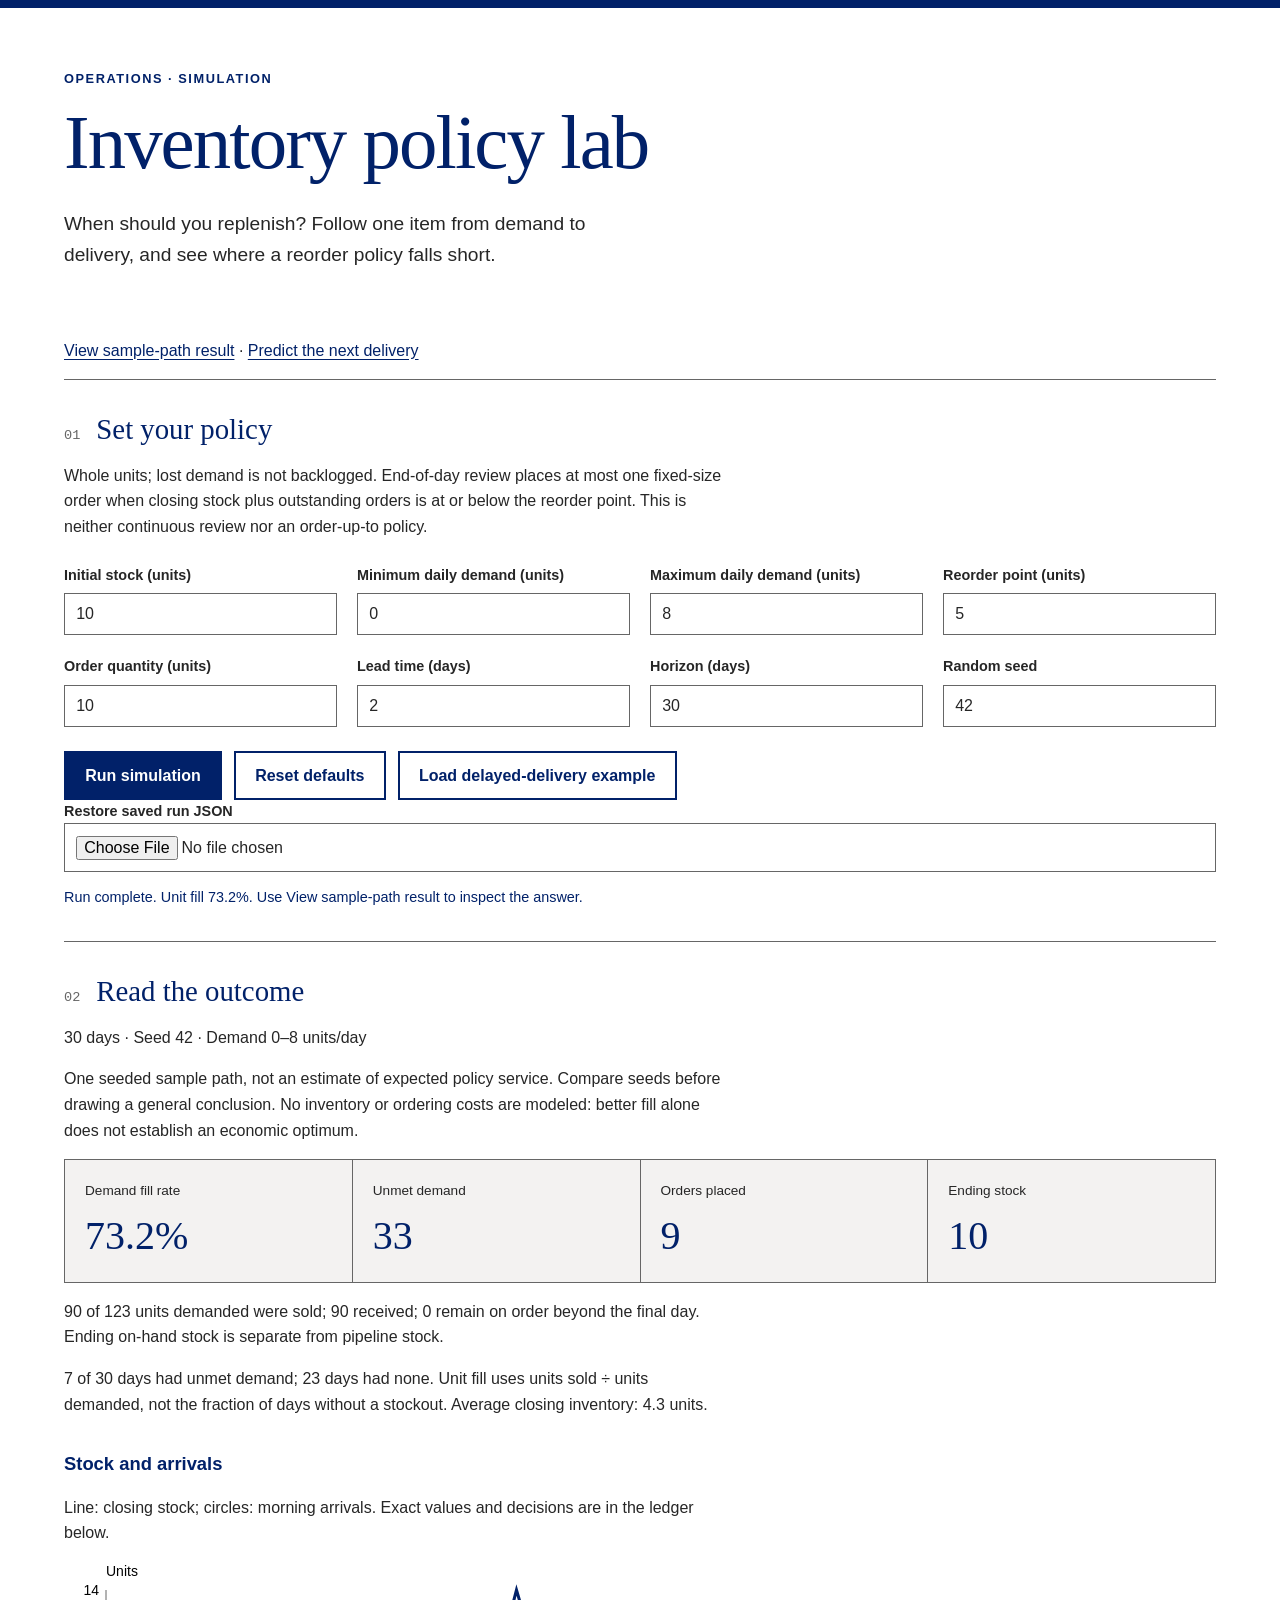
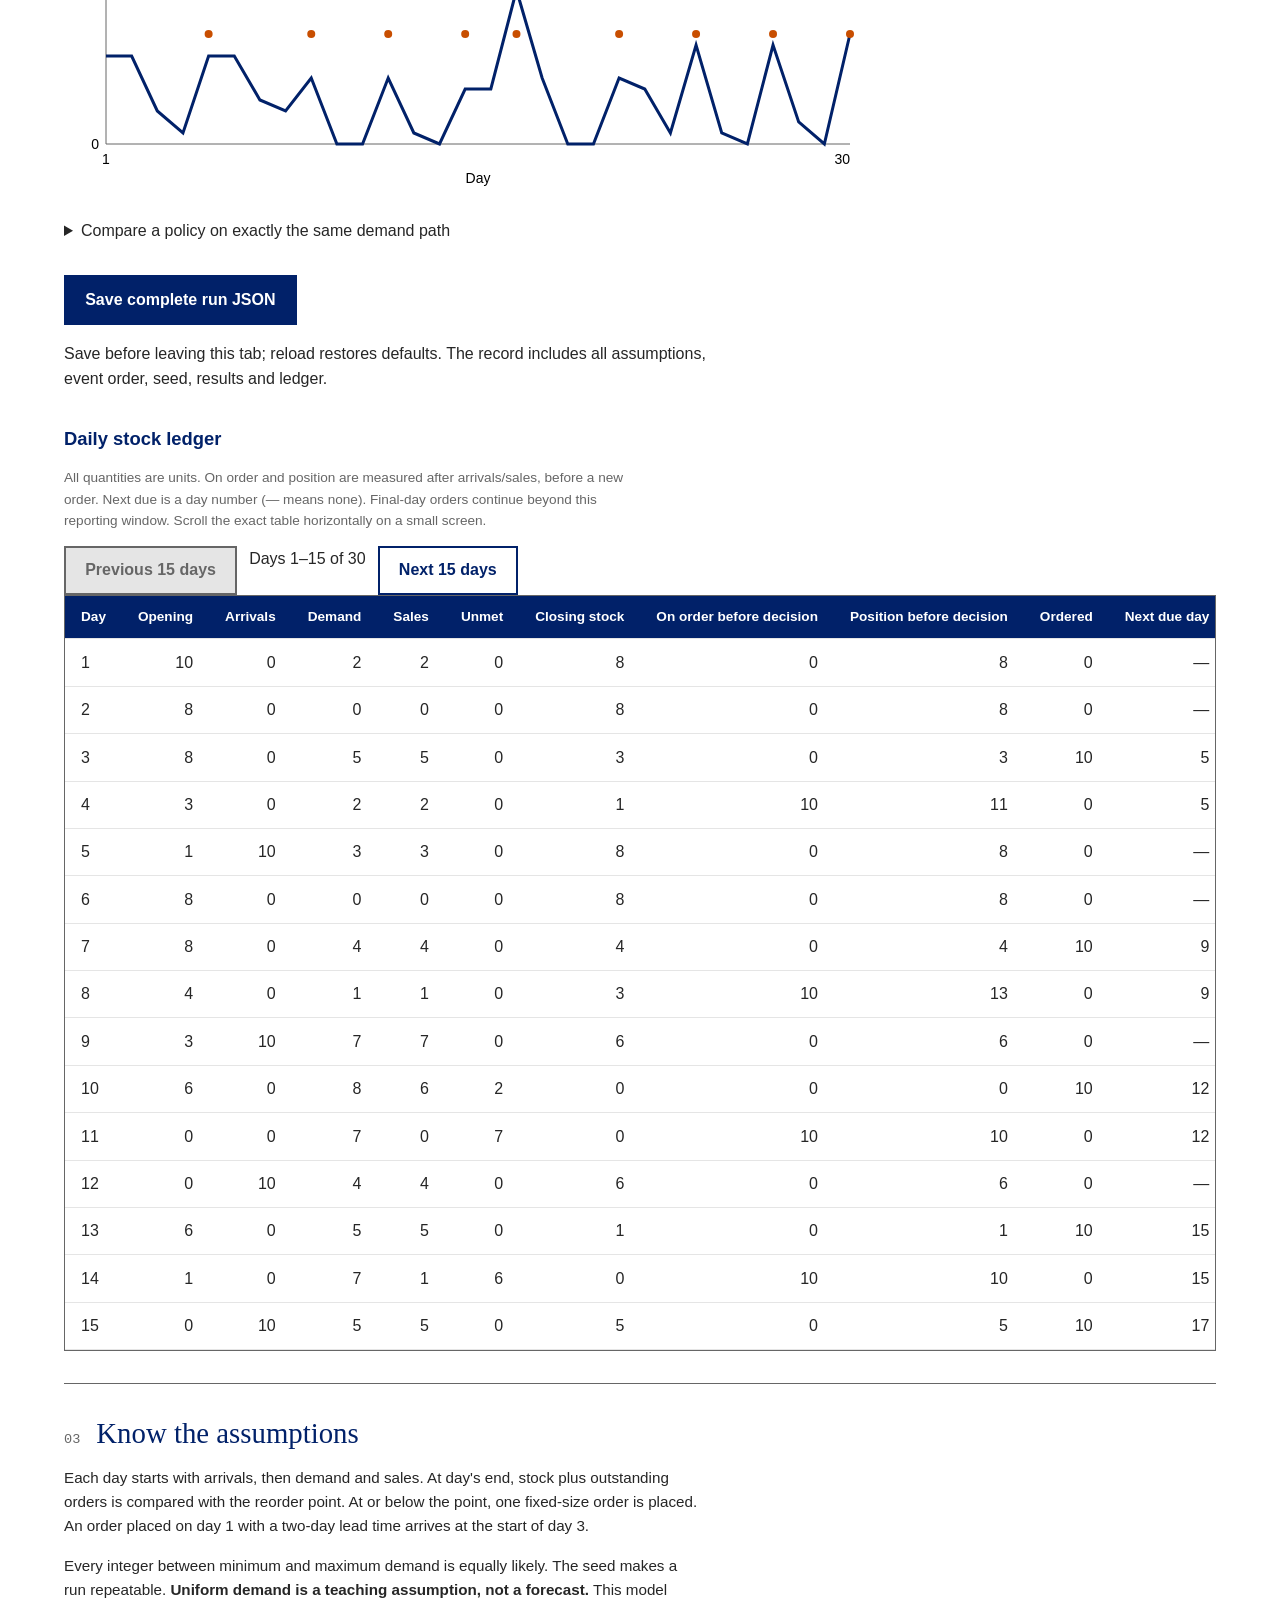
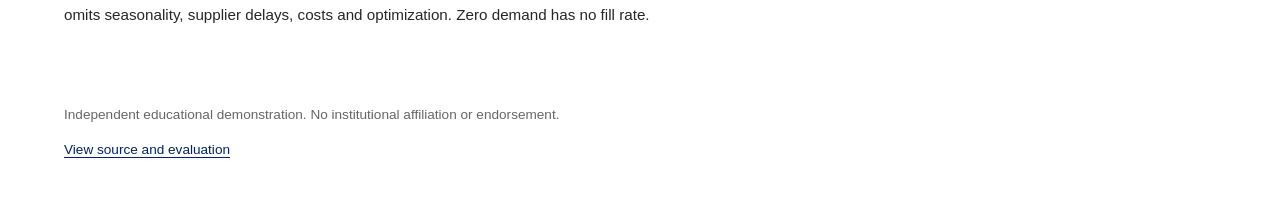
<file: app/index.html>
<!doctype html>
<html lang="en">
<head>
  <meta charset="utf-8">
  <meta name="viewport" content="width=device-width, initial-scale=1">
  <meta name="description" content="Explore a synthetic single-item reorder policy with repeatable daily demand.">
  <title>Inventory policy lab</title>
  <link rel="stylesheet" href="./style.css?v=5">
  <script type="module" src="./app.js?v=5"></script>
</head>
<body>
  <header>
    <p class="eyebrow">OPERATIONS · SIMULATION</p>
    <h1>Inventory policy lab</h1>
    <p class="intro">When should you replenish? Follow one item from demand to delivery, and see where a reorder policy falls short.</p>
  </header>
  <main>
    <p><a href="#results-heading">View sample-path result</a> · <a href="./learn.html">Predict the next delivery</a></p>
    <section aria-labelledby="inputs-heading" class="inputs">
      <div class="section-title"><span class="step">01</span><h2 id="inputs-heading">Set your policy</h2></div>
      <p>Whole units; lost demand is not backlogged. End-of-day review places at most one fixed-size order when closing stock plus outstanding orders is at or below the reorder point. This is neither continuous review nor an order-up-to policy.</p>
      <form id="simulation" novalidate>
        <div id="fields" class="fields"></div>
        <div class="actions"><button type="submit">Run simulation</button><button type="button" id="reset-defaults" class="secondary">Reset defaults</button><button type="button" id="delayed-example" class="secondary">Load delayed-delivery example</button></div>
      </form>
      <label>Restore saved run JSON <input id="restore-run" type="file" accept=".json,application/json"></label><p id="status" role="status">Loading the simulation module…</p>
    </section>
    <section aria-labelledby="results-heading" id="results" hidden>
      <div class="section-title"><span class="step">02</span><h2 id="results-heading" tabindex="-1">Read the outcome</h2></div>
      <p id="run-label"></p><p>One seeded sample path, not an estimate of expected policy service. Compare seeds before drawing a general conclusion. No inventory or ordering costs are modeled: better fill alone does not establish an economic optimum.</p>
      <dl class="metrics">
        <div><dt>Demand fill rate</dt><dd id="fill"></dd></div>
        <div><dt>Unmet demand</dt><dd id="unmet"></dd></div>
        <div><dt>Orders placed</dt><dd id="orders"></dd></div>
        <div><dt>Ending stock</dt><dd id="stock"></dd></div>
      </dl>
      <p id="summary"></p><p id="service-note"></p>
      <h3>Stock and arrivals</h3><p>Line: closing stock; circles: morning arrivals. Exact values and decisions are in the ledger below.</p><div id="timeline"></div>
      <details><summary>Compare a policy on exactly the same demand path</summary><p>Only reorder point and order quantity change. The horizon, demand inputs and seed stay fixed. This isolates service and inventory consequences; neither policy is declared economically best.</p><label>Comparison reorder point<input id="compare-reorder" type="number" min="0" max="10000" value="8"></label><label>Comparison order quantity<input id="compare-quantity" type="number" min="1" max="10000" value="10"></label><button id="compare" type="button">Compare policies</button><p id="compare-status" role="status"></p><div id="comparison" class="table-scroll" tabindex="0"></div></details>
      <p><button id="save-run" type="button">Save complete run JSON</button></p><p>Save before leaving this tab; reload restores defaults. The record includes all assumptions, event order, seed, results and ledger.</p>
      <h3>Daily stock ledger</h3>
      <p class="table-help" id="ledger-help">All quantities are units. On order and position are measured after arrivals/sales, before a new order. Next due is a day number (— means none). Final-day orders continue beyond this reporting window. Scroll the exact table horizontally on a small screen.</p><div class="actions"><button id="previous" type="button" class="secondary">Previous 15 days</button><span id="page-status" role="status"></span><button id="next" type="button" class="secondary">Next 15 days</button></div>
      <div class="table-scroll" role="region" aria-label="Daily stock ledger" aria-describedby="ledger-help" tabindex="0">
        <table><thead><tr><th scope="col">Day</th><th scope="col">Opening</th><th scope="col">Arrivals</th><th scope="col">Demand</th><th scope="col">Sales</th><th scope="col">Unmet</th><th scope="col">Closing stock</th><th scope="col">On order before decision</th><th scope="col">Position before decision</th><th scope="col">Ordered</th><th scope="col">Next due day</th><th scope="col">Decision</th></tr></thead><tbody id="ledger"></tbody></table>
      </div>
    </section>
    <aside aria-labelledby="model-heading">
      <div class="section-title"><span class="step">03</span><h2 id="model-heading">Know the assumptions</h2></div>
      <p>Each day starts with arrivals, then demand and sales. At day's end, stock plus outstanding orders is compared with the reorder point. At or below the point, one fixed-size order is placed. An order placed on day 1 with a two-day lead time arrives at the start of day 3.</p>
      <p>Every integer between minimum and maximum demand is equally likely. The seed makes a run repeatable. <strong>Uniform demand is a teaching assumption, not a forecast.</strong> This model omits seasonality, supplier delays, costs and optimization. Zero demand has no fill rate.</p>
    </aside>
  </main>
  <footer><p>Independent educational demonstration. No institutional affiliation or endorsement.</p><a href="https://github.com/jordanmeyer/bab-trial-inventory-2026-10-08">View source and evaluation</a></footer>
</body>
</html>
</file>
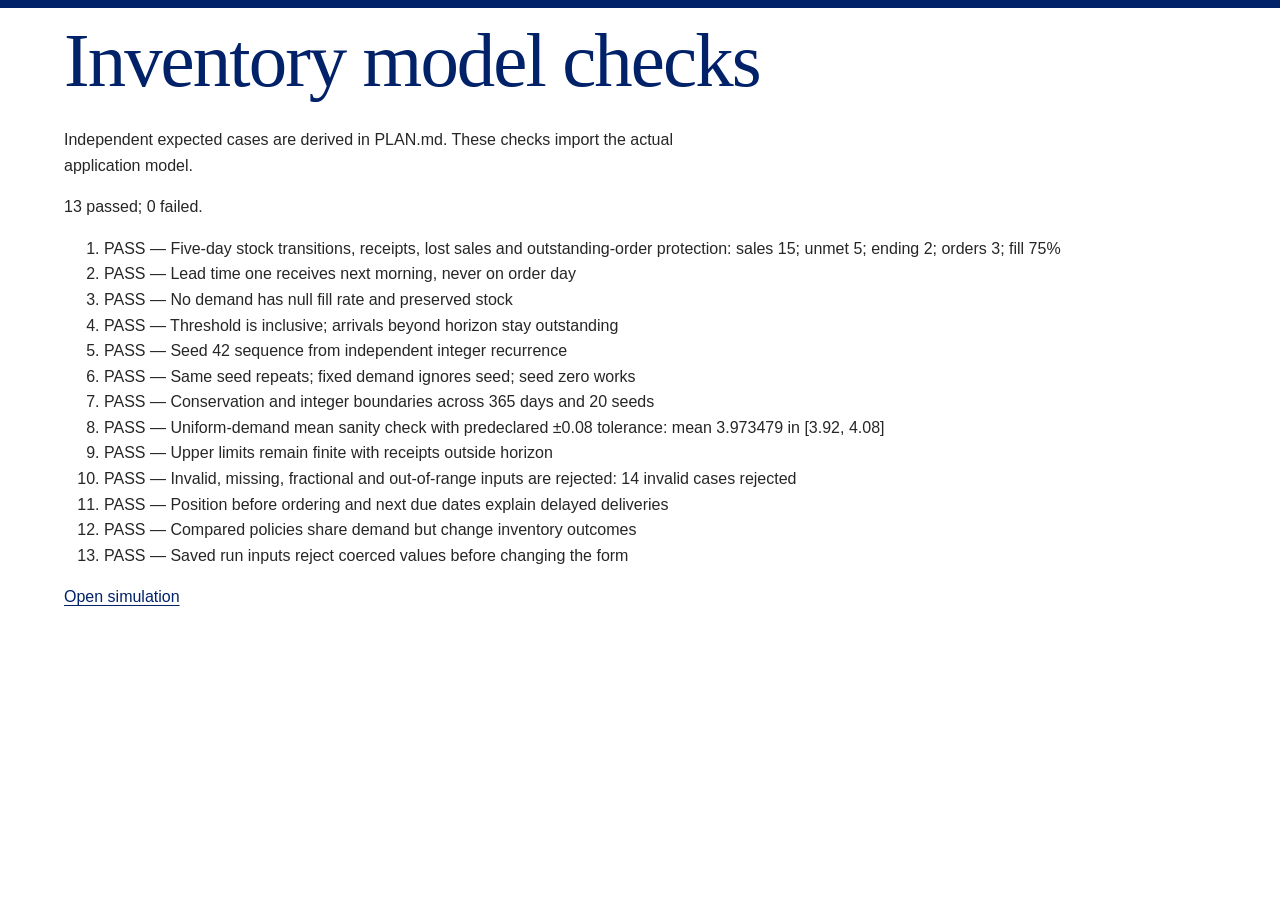
<file: tests/index.html>
<!doctype html>
<html lang="en">
<head><meta charset="utf-8"><meta name="viewport" content="width=device-width, initial-scale=1"><title>Inventory model checks</title><link rel="stylesheet" href="../app/style.css"></head>
<body><main><h1>Inventory model checks</h1><p>Independent expected cases are derived in PLAN.md. These checks import the actual application model.</p><p id="summary" role="status">Loading tests… If this remains visible, the tests have not passed.</p><ol id="checks"></ol><p><a href="../app/">Open simulation</a></p></main><script type="module">import('./tests.js').catch(error => { document.querySelector('#summary').textContent = `ERROR: ${error.message}`; });</script></body>
</html>
</file>
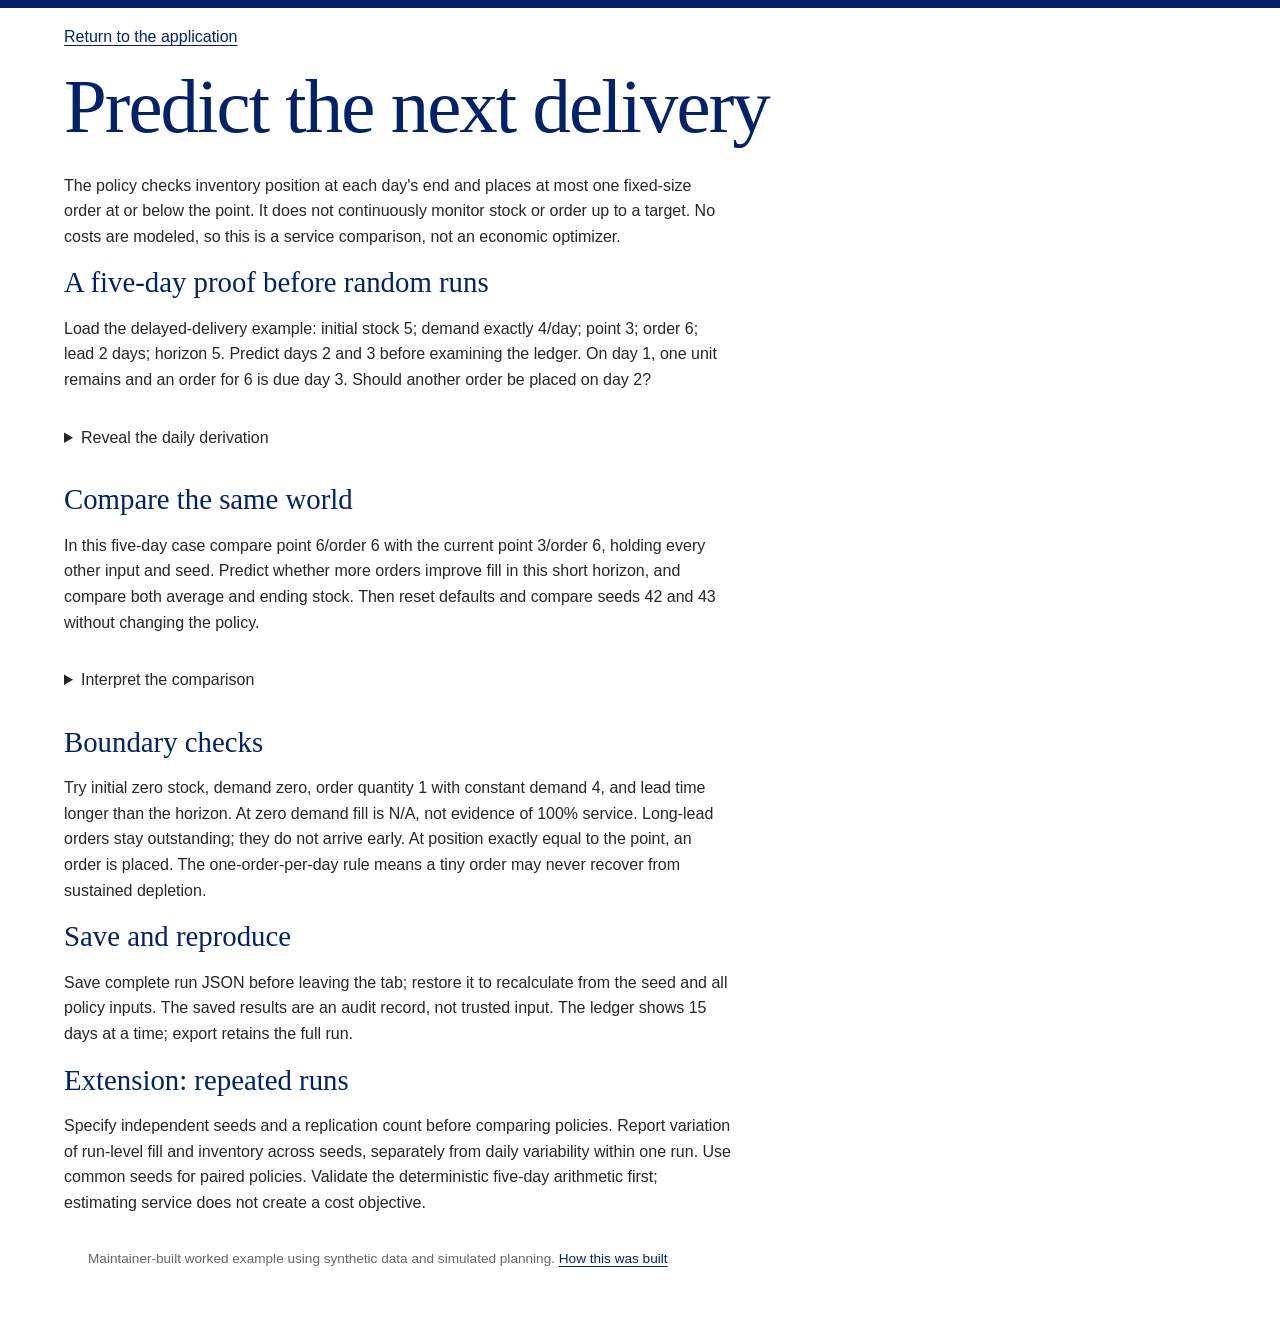
<file: app/learn.html>
<!doctype html><html lang="en"><head><meta charset="utf-8"><meta name="viewport" content="width=device-width,initial-scale=1"><title>Inventory worked lesson</title><link rel="stylesheet" href="./style.css?v=5"></head><body><main><p><a href="./">Return to the application</a></p><h1>Predict the next delivery</h1><p>The policy checks inventory position at each day's end and places at most one fixed-size order at or below the point. It does not continuously monitor stock or order up to a target. No costs are modeled, so this is a service comparison, not an economic optimizer.</p>
<h2>A five-day proof before random runs</h2><p>Load the delayed-delivery example: initial stock 5; demand exactly 4/day; point 3; order 6; lead 2 days; horizon 5. Predict days 2 and 3 before examining the ledger. On day 1, one unit remains and an order for 6 is due day 3. Should another order be placed on day 2?</p><details><summary>Reveal the daily derivation</summary><div class="table-scroll"><table><thead><tr><th>Day</th><th>Opening</th><th>Arrivals</th><th>Demand</th><th>Sales</th><th>Closing</th><th>On order before decision</th><th>Position</th><th>New order</th><th>Next due</th></tr></thead><tbody><tr><td>1</td><td>5</td><td>0</td><td>4</td><td>4</td><td>1</td><td>0</td><td>1</td><td>6</td><td>3</td></tr><tr><td>2</td><td>1</td><td>0</td><td>4</td><td>1</td><td>0</td><td>6</td><td>6</td><td>0</td><td>3</td></tr><tr><td>3</td><td>0</td><td>6</td><td>4</td><td>4</td><td>2</td><td>0</td><td>2</td><td>6</td><td>5</td></tr><tr><td>4</td><td>2</td><td>0</td><td>4</td><td>2</td><td>0</td><td>6</td><td>6</td><td>0</td><td>5</td></tr><tr><td>5</td><td>0</td><td>6</td><td>4</td><td>4</td><td>2</td><td>0</td><td>2</td><td>6</td><td>7</td></tr></tbody></table></div><p>Day 2 position is 0 + 6 = 6, above point 3, so no duplicate order is placed despite a stockout. Day 3 receives 6, sells 4, and position 2 triggers an order due day 5. Total sales 15/20 demand gives 75% unit fill; only 3/5 days avoid a stockout (60%). Final-day order 6 is due day 7, beyond this report. It is pipeline stock, not ending on-hand stock of 2.</p></details>
<h2>Compare the same world</h2><p>In this five-day case compare point 6/order 6 with the current point 3/order 6, holding every other input and seed. Predict whether more orders improve fill in this short horizon, and compare both average and ending stock. Then reset defaults and compare seeds 42 and 43 without changing the policy.</p><details><summary>Interpret the comparison</summary><p>Point 6 places another order on day 2: arrivals on days 3 and 4. Sales become 17/20 (85%); average closing stock becomes (1+0+2+4+0)/5 = 1.4 instead of 1.0. Ending stock is 0 rather than 2, while pipeline stock rises to 12 rather than 6: new orders on days 4 and 5 arrive beyond the horizon. That tradeoff has no modeled holding-cost penalty. Changing the seed generates a different sample path; one run's fill is not the expected service level.</p></details>
<h2>Boundary checks</h2><p>Try initial zero stock, demand zero, order quantity 1 with constant demand 4, and lead time longer than the horizon. At zero demand fill is N/A, not evidence of 100% service. Long-lead orders stay outstanding; they do not arrive early. At position exactly equal to the point, an order is placed. The one-order-per-day rule means a tiny order may never recover from sustained depletion.</p><h2>Save and reproduce</h2><p>Save complete run JSON before leaving the tab; restore it to recalculate from the seed and all policy inputs. The saved results are an audit record, not trusted input. The ledger shows 15 days at a time; export retains the full run.</p><h2>Extension: repeated runs</h2><p>Specify independent seeds and a replication count before comparing policies. Report variation of run-level fill and inventory across seeds, separately from daily variability within one run. Use common seeds for paired policies. Validate the deterministic five-day arithmetic first; estimating service does not create a cost objective.</p><footer>Maintainer-built worked example using synthetic data and simulated planning. <a href="https://github.com/jordanmeyer/bab-trial-inventory-2026-10-08/blob/main/BUILD-STORY.md">How this was built</a></footer></main></body></html>
</file>
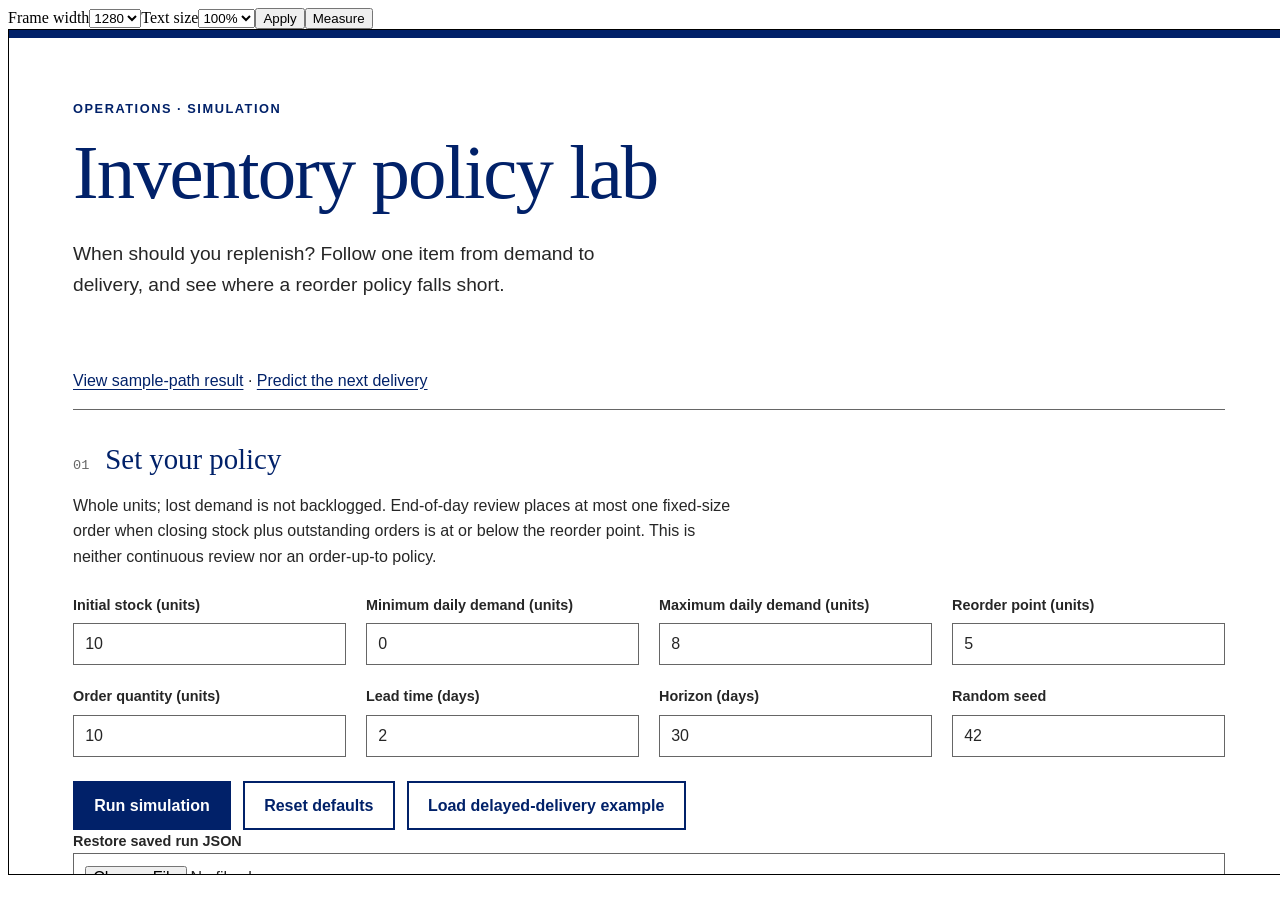
<file: tests/layout.html>
<!doctype html><meta charset="utf-8"><title>Original app layout review</title><label>Frame width<select id="width"><option>1280</option><option>390</option><option>320</option></select></label><label>Text size<select id="text"><option value="100">100%</option><option value="200">200%</option></select></label><button id="apply">Apply</button><button id="measure">Measure</button><iframe title="Application" src="../app/" style="display:block;width:1280px;height:844px;border:1px solid"></iframe><pre id="report"></pre><script>
const frame=document.querySelector('iframe');document.querySelector('#apply').onclick=()=>{const width=Number(document.querySelector('#width').value);frame.style.width=width+'px';const factor=Number(document.querySelector('#text').value)/100;for(const el of frame.contentDocument.querySelectorAll('*')){el.dataset.originalFont ||= frame.contentWindow.getComputedStyle(el).fontSize;}for(const el of frame.contentDocument.querySelectorAll('*'))el.style.fontSize=(parseFloat(el.dataset.originalFont)*factor)+'px';};document.querySelector('#measure').onclick=()=>{const d=frame.contentDocument;document.querySelector('#report').textContent=JSON.stringify({width:d.documentElement.clientWidth,scroll:d.documentElement.scrollWidth,labels:[...d.querySelectorAll('h1,h2')].map(e=>e.textContent),visibleRows:d.querySelectorAll('#rows tr,#ledger tr').length,focused:d.activeElement.outerHTML.slice(0,250)},null,2);};</script>
</file>
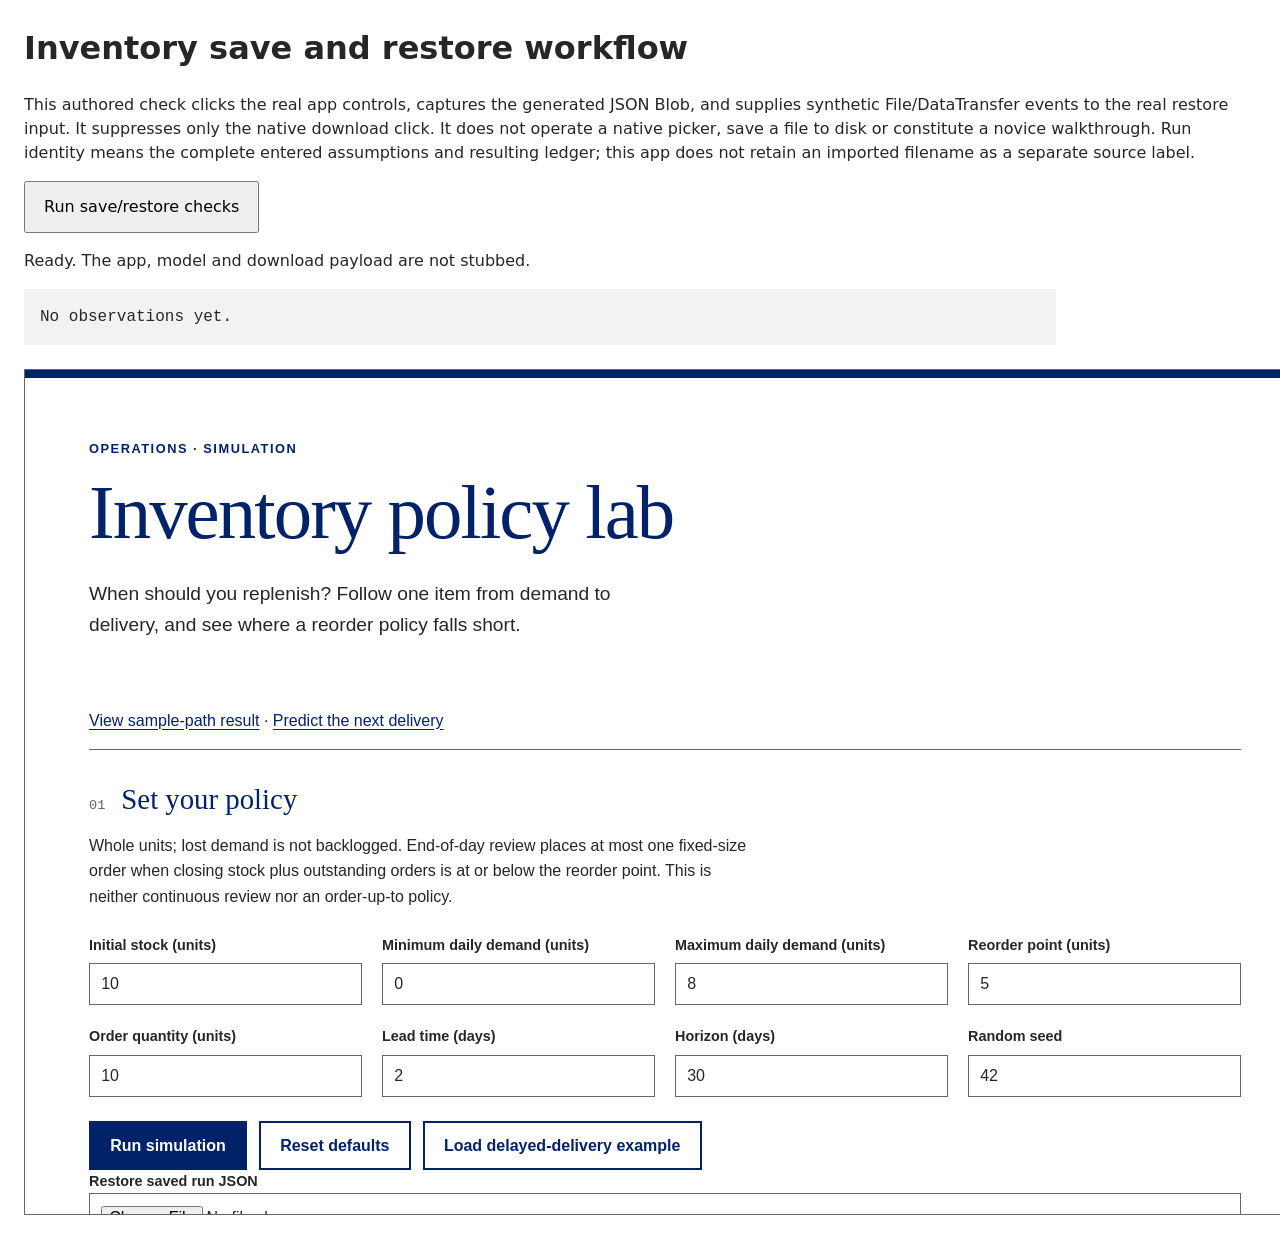
<file: tests/save-restore-workflow.html>
<!doctype html>
<html lang="en"><head><meta charset="utf-8"><meta name="viewport" content="width=device-width,initial-scale=1"><title>Inventory save and restore workflow</title><style>body{font:16px/1.5 system-ui,sans-serif;margin:24px;color:#262626}button{font:inherit;padding:12px 18px}pre{white-space:pre-wrap;overflow-wrap:anywhere;background:#f3f2f1;padding:16px;max-width:1000px}iframe{display:block;width:1280px;height:844px;border:1px solid #666;margin-top:24px}</style></head>
<body><h1>Inventory save and restore workflow</h1><p>This authored check clicks the real app controls, captures the generated JSON Blob, and supplies synthetic File/DataTransfer events to the real restore input. It suppresses only the native download click. It does not operate a native picker, save a file to disk or constitute a novice walkthrough. Run identity means the complete entered assumptions and resulting ledger; this app does not retain an imported filename as a separate source label.</p><button id="run" disabled>Run save/restore checks</button><p id="status" role="status">Loading the app…</p><pre id="report">No observations yet.</pre><iframe title="Inventory application under test" src="../app/"></iframe>
<script>
const frame=document.querySelector('iframe'), run=document.querySelector('#run'), status=document.querySelector('#status'), report=document.querySelector('#report');
const fields=['initial','minimum','maximum','reorder','quantity','lead','days','seed'];
const expectedInputs={initial:5,minimum:4,maximum:4,reorder:3,quantity:6,lead:2,days:5,seed:42};
const expectedRows=[
 {day:1,opening:5,arrivals:0,demand:4,sales:4,unmet:0,closing:1,onOrder:0,position:1,ordered:6,nextDue:3},
 {day:2,opening:1,arrivals:0,demand:4,sales:1,unmet:3,closing:0,onOrder:6,position:6,ordered:0,nextDue:3},
 {day:3,opening:0,arrivals:6,demand:4,sales:4,unmet:0,closing:2,onOrder:0,position:2,ordered:6,nextDue:5},
 {day:4,opening:2,arrivals:0,demand:4,sales:2,unmet:2,closing:0,onOrder:6,position:6,ordered:0,nextDue:5},
 {day:5,opening:0,arrivals:6,demand:4,sales:4,unmet:0,closing:2,onOrder:0,position:2,ordered:6,nextDue:7}
];
const assert=(condition,message)=>{if(!condition)throw Error(message);};
const equal=(actual,expected,message)=>assert(JSON.stringify(actual)===JSON.stringify(expected),message);
function waitFor(d,condition){return new Promise((resolve,reject)=>{const check=()=>{if(!condition())return;observer.disconnect();clearTimeout(timer);resolve();};const observer=new MutationObserver(check),timer=setTimeout(()=>{observer.disconnect();reject(Error('Expected restore state did not arrive within 20 seconds.'));},20000);observer.observe(d.body,{subtree:true,childList:true,characterData:true,attributes:true});check();});}
frame.addEventListener('load',()=>{run.disabled=false;status.textContent='Ready. The app, model and download payload are not stubbed.';});
run.onclick=async()=>{
 run.disabled=true;status.textContent='Running actual-app save/restore checks…';const records=[],d=frame.contentDocument,w=frame.contentWindow,$=id=>d.getElementById(id);
 const createURL=w.URL.createObjectURL,anchorClick=w.HTMLAnchorElement.prototype.click,blobs=new Map(),downloads=[];
 w.URL.createObjectURL=function(blob){const url=createURL.call(this,blob);blobs.set(url,blob);return url;};
 w.HTMLAnchorElement.prototype.click=function(...args){if(this.download&&blobs.has(this.href)){downloads.push({filename:this.download,blob:blobs.get(this.href)});return;}return anchorClick.apply(this,args);};
 const snapshot=()=>({inputs:Object.fromEntries(fields.map(name=>[name,$(name).value])),resultsHidden:$('results').hidden,runLabel:$('run-label').textContent,fill:$('fill').textContent,unmet:$('unmet').textContent,orders:$('orders').textContent,stock:$('stock').textContent,summary:$('summary').textContent,service:$('service-note').textContent,page:$('page-status').textContent,ledger:[...d.querySelectorAll('#ledger tr')].map(tr=>[...tr.cells].map(td=>td.textContent))});
 function record(name,observation){records.push({name,passed:true,...observation});report.textContent=JSON.stringify({observations:records},null,2);}
 async function save(){const before=downloads.length;$('save-run').click();assert(downloads.length===before+1,'Save did not generate exactly one downloadable Blob.');const download=downloads.at(-1),text=await download.blob.text();return {filename:download.filename,type:download.blob.type,bytes:download.blob.size,text,value:JSON.parse(text)};}
 async function restore(text,name,expectedStatus){
  const previous=$('status').textContent,transfer=new w.DataTransfer();transfer.items.add(new w.File([text],name,{type:'application/json'}));$('restore-run').files=transfer.files;
  let dispatched=false;const complete=waitFor(d,()=>dispatched&&$('status').textContent!==previous&&expectedStatus($('status').textContent));
  dispatched=true;$('restore-run').dispatchEvent(new w.Event('change',{bubbles:true}));await complete;
  assert($('restore-run').value==='','Restore did not clear the file control for reselection.');return {file:name,status:$('status').textContent,state:snapshot()};
 }
 try{
  $('delayed-example').click();const baseline=snapshot(),saved=await save();
  assert(!baseline.resultsHidden&&baseline.fill==='75.0%','Delayed preset did not produce the independent 75% result.');
  equal(saved.value.inputs,expectedInputs,'Saved assumptions differ from the independent five-day specification.');
  equal(saved.value.summary.rows,expectedRows,'Saved complete ledger differs from the independent five-day derivation.');
  const expectedSummary={demand:20,sales:15,unmet:5,received:12,ordersPlaced:3,endingStock:2,stockoutDays:2,averageStock:1,outstanding:6,fillRate:.75};
  equal(Object.fromEntries(Object.keys(expectedSummary).map(key=>[key,saved.value.summary[key]])),expectedSummary,'Saved summary differs from independent totals.');
  assert(saved.value.format==='inventory-policy-lab-v1'&&saved.filename==='inventory-seed-42.json'&&saved.type==='application/json','Record format, filename or MIME type is wrong.');
  assert(saved.value.source===w.location.href,'Record source does not identify the actual app URL.');
  assert(saved.value.eventOrder.includes('morning arrivals')&&saved.value.eventOrder.includes('at most one order if position <= point')&&saved.value.eventOrder.includes('Due day = order day + lead.'),'Record omits the event convention.');
  record('Actual generated JSON contains all assumptions, source, event convention, summary and all five exact rows',{filename:saved.filename,type:saved.type,bytes:saved.bytes,record:saved.value,visible:baseline});

  for(const [key,value] of Object.entries({initial:0,seed:99})){$(key).value=value;$(key).dispatchEvent(new w.Event('input',{bubbles:true}));}
  assert($('results').hidden,'Edited assumptions left stale results visible.');$('simulation').requestSubmit();
  const altered=snapshot();assert(!altered.resultsHidden&&altered.inputs.initial==='0'&&altered.inputs.seed==='99'&&altered.summary!==baseline.summary,'Changed assumptions were not run before restore.');
  const restored=await restore(saved.text,'inventory-workflow-saved.json',text=>text.startsWith('Restored inputs from inventory-workflow-saved.json;'));
  equal(restored.state,baseline,'Restore did not return every visible input, summary and ledger cell to the saved run.');
  const resaved=await save();equal(resaved.value,saved.value,'Re-saved actual record differs after restore/recalculation.');
  record('Changed and ran a different case, then restored the real saved Blob and reproduced the complete record',{altered,restored,resavedRecord:resaved.value});

  const beforeMalformed=snapshot();const malformed=await restore('{"format":','inventory-workflow-malformed.json',text=>text.startsWith('Record rejected:'));
  equal(malformed.state,beforeMalformed,'Malformed JSON changed the last valid run.');
  assert(malformed.status.includes('Previous inputs and result retained.'),'Rejected-record status does not explain retained state.');
  record('Malformed JSON rejects without changing any input, result or displayed ledger cell',malformed);

  const wrongType={...saved.value,inputs:{...saved.value.inputs,initial:'0x10'}};const beforeString=snapshot();
  const stringTyped=await restore(JSON.stringify(wrongType),'inventory-workflow-string-input.json',text=>text.includes('Saved inputs must be JSON numbers, not strings or booleans.'));
  equal(stringTyped.state,beforeString,'String-typed numeric input changed the last valid run.');
  const afterRejected=await save();equal(afterRejected.value,saved.value,'Rejected inputs changed the underlying saved record despite a retained display.');
  record('Coercible string input rejects before mutation; visible and saved run identity remain intact',{...stringTyped,savedAfterRejection:afterRejected.value});

  const recovered=await restore(saved.text,'inventory-workflow-saved.json',text=>text.startsWith('Restored inputs from inventory-workflow-saved.json;'));
  equal(recovered.state,baseline,'Valid file did not recover after rejected files.');record('Valid file can be reselected after both rejection paths',recovered);
  status.textContent='5/5 passed. Actual app save/restore behavior under authored browser events; no native picker or disk-save claim.';
 }catch(error){records.push({passed:false,error:error.message,current:snapshot()});status.textContent='FAILED — '+error.message;}
 finally{w.URL.createObjectURL=createURL;w.HTMLAnchorElement.prototype.click=anchorClick;blobs.clear();run.disabled=false;}
 report.textContent=JSON.stringify({scope:'Actual app controls and generated JSON Blob; native download click suppressed; synthetic File/DataTransfer restore events. No native picker, disk save or human evidence.',sourceURL:w.location.href,environment:{userAgent:navigator.userAgent,frameWidth:w.innerWidth,frameHeight:w.innerHeight},observations:records},null,2);
};
</script></body></html>
</file>
<file: app/style.css>
:root { color-scheme: light; font-family: Arial, sans-serif; line-height: 1.6; color: #262626; background: #fff; }
* { box-sizing: border-box; }
body { margin: 0; border-top: 8px solid #012169; }
header, main, footer { width: min(100% - 3rem, 72rem); margin-inline: auto; }
header { padding-block: 3rem 2rem; }
h1, h2, h3 { color: #012169; overflow-wrap: anywhere; }
h1 { font: 400 clamp(2.4rem, 6vw, 4.8rem)/1.08 Georgia, serif; margin: .75rem 0 1.5rem; letter-spacing: -.025em; }
h2 { font: 400 1.8rem/1.2 Georgia, serif; margin: 0; }
h3 { margin: 2rem 0 .5rem; font-size: 1.15rem; }
p { max-width: 75ch; }
.eyebrow { color: #012169; font-size: .8rem; font-weight: bold; letter-spacing: .12em; }
.intro { max-width: 50ch; font-size: 1.2rem; }
section, aside { border-top: 1px solid #666; padding-block: 2rem; }
.section-title { display: flex; align-items: baseline; gap: 1rem; }
.section-title h2 { min-width: 0; }
.step { font: .85rem ui-monospace, monospace; color: #666; }
.fields { display: grid; grid-template-columns: repeat(4, minmax(0, 1fr)); gap: 1.25rem; margin-block: 1.5rem; }
label { display: block; font-weight: bold; font-size: .9rem; margin-bottom: .4rem; }
input { display: block; min-width: 0; width: 100%; border: 1px solid #666; background: #fff; border-radius: 0; padding: .7rem; font: 1rem Arial, sans-serif; color: #262626; }
input[aria-invalid="true"] { border: 2px solid #C84E00; }
.error { display: block; color: #9a3900; font-size: .85rem; margin-top: .3rem; }
.error:empty { display: none; }
.actions { display: flex; gap: .75rem; flex-wrap: wrap; }
button { font: bold 1rem Arial, sans-serif; padding: .85rem 1.2rem; border: 2px solid #012169; background: #012169; color: white; cursor: pointer; }
button:hover { background: #00539B; border-color: #00539B; }
.secondary { background: white; color: #012169; }
.secondary:hover { background: #E2E6ED; border-color: #012169; }
:focus-visible { outline: 3px solid #012169; outline-offset: 3px; box-shadow: 0 0 0 3px white; }
#status { color: #012169; font-size: .9rem; margin-bottom: 0; }
.metrics { display: grid; grid-template-columns: repeat(4, 1fr); gap: 1px; background: #666; border: 1px solid #666; }
.metrics div { padding: 1.25rem; background: #F3F2F1; }
dt { font-size: .85rem; color: #262626; }
dd { font: 400 2.5rem/1.3 Georgia, serif; color: #012169; margin: .5rem 0 0; }
.table-help { color: #666; font-size: .85rem; }
.table-scroll { overflow-x: auto; border: 1px solid #666; }
table { border-collapse: collapse; width: 100%; font-variant-numeric: tabular-nums; white-space: nowrap; }
th, td { text-align: right; padding: .65rem 1rem; border-bottom: 1px solid #E5E5E5; }
th { background: #012169; color: #fff; font-size: .85rem; }
th:first-child, td:first-child { text-align: left; }
.shortage { background: #FCF7E5; }
.shortage td:nth-child(5) { font-weight: bold; }
aside p { font-size: .95rem; }
footer { padding-block: 1rem 3rem; color: #666; font-size: .85rem; }
a { color: #012169; text-underline-offset: .2em; }
a:hover { color: #00539B; }
[hidden] { display: none; }
@media (max-width: 850px) { .fields, .metrics { grid-template-columns: repeat(2, minmax(0, 1fr)); } }
@media (max-width: 450px) { header, main, footer { width: calc(100% - 2rem); } header { padding-top: 2rem; } .fields { grid-template-columns: 1fr; } .metrics div { padding: .85rem; } dd { font-size: 2rem; } }
#timeline { max-width:50rem; font:.875rem Arial,sans-serif; } #timeline svg { width:100%; height:16em; display:block; font:inherit; } #comparison { overflow-x:auto; } details { margin:1.5rem 0; } summary { cursor:pointer; padding:.5rem 0; } details label { display:block; margin:.8rem 0; } button:disabled { background:#E5E5E5; color:#666; border-color:#666; cursor:default; } [hidden] { display:none; } #restore-run { max-width:100%; } #ledger td:last-child { min-width:16rem; white-space:normal; }
</file>
